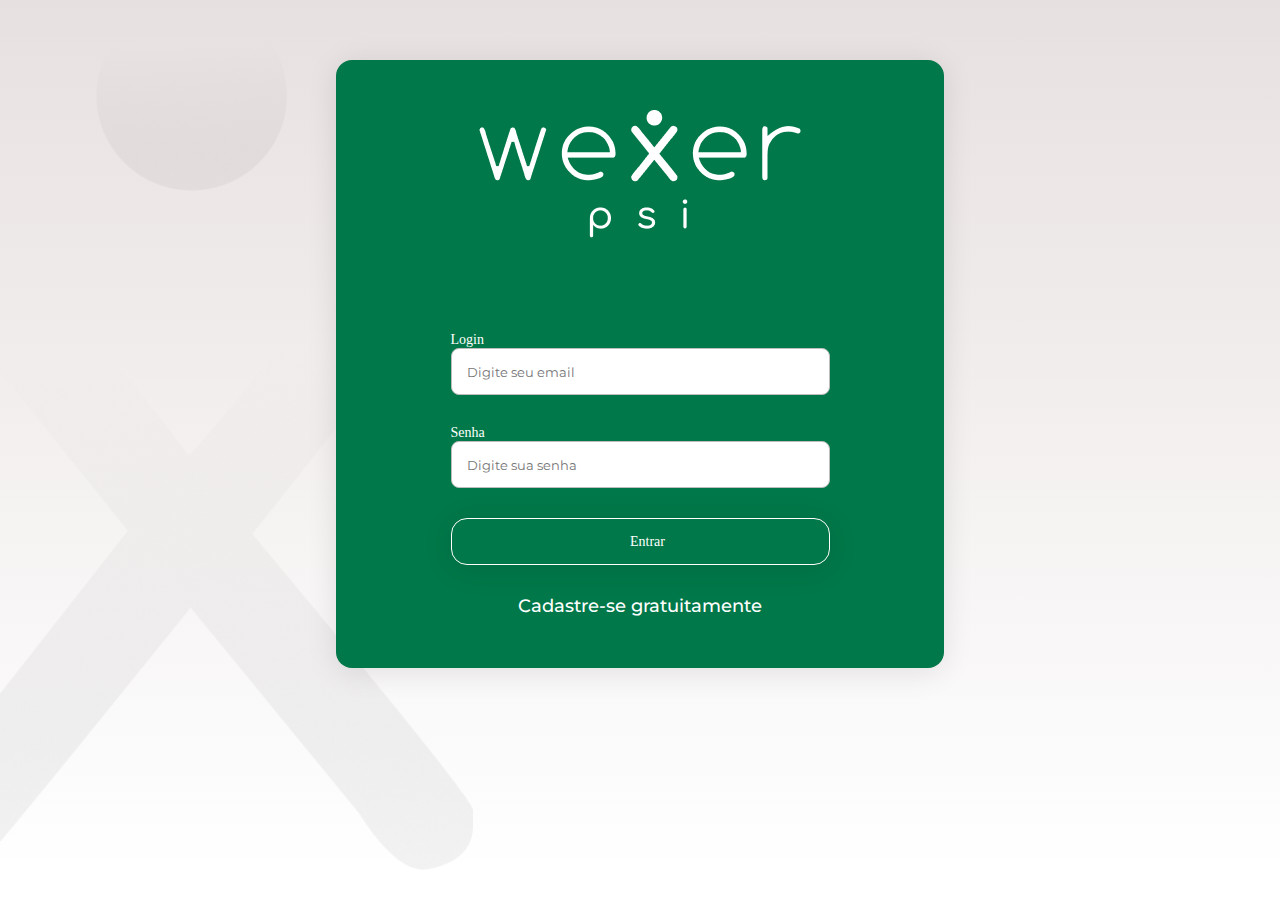
<file: index.html>
<!DOCTYPE html>
<html lang="en">
  <head>
    <meta charset="UTF-8" />
    <meta http-equiv="X-UA-Compatible" content="IE=edge" />
    <meta name="viewport" content="width=device-width, initial-scale=1.0" />
    <link rel="preconnect" href="https://fonts.googleapis.com" />
    <link rel="preconnect" href="https://fonts.gstatic.com" crossorigin />
    <link
      href="https://fonts.googleapis.com/css2?family=Montserrat:ital,wght@0,100;0,200;0,300;0,400;0,500;0,600;0,700;0,800;0,900;1,100;1,200;1,300;1,400;1,500;1,600;1,700;1,800;1,900&display=swap"
      rel="stylesheet"
    />
    <link rel="stylesheet" href="/styles/universal.css" />
    <link rel="stylesheet" href="/styles/login.css" />
    <title>Login</title>
  </head>
  <body>
    <div>
      <div id="logo">
        <img src="/pictures/Logo.png" alt="" />
      </div>
      <div>
        <form id="formulario">
          <div class="login">
            Login
            <input
              class="input"
              type="email"
              name="txEmail"
              id="txEmail"
              placeholder="Digite seu email
              "
            />
          </div>
          <div class="login">
            Senha
            <input
              class="input"
              type="password"
              name="txSenha"
              id="txSenha"
              placeholder="Digite sua senha"
            />
          </div>
          <button
            class="input"
            id="entrar"
          >Entrar</button>
        </form>
        <a href="/cadastro.html">Cadastre-se gratuitamente</a>
      </div>
    </div>
    <script src="/models/script.js"></script>
  </body>
</html>
</file>
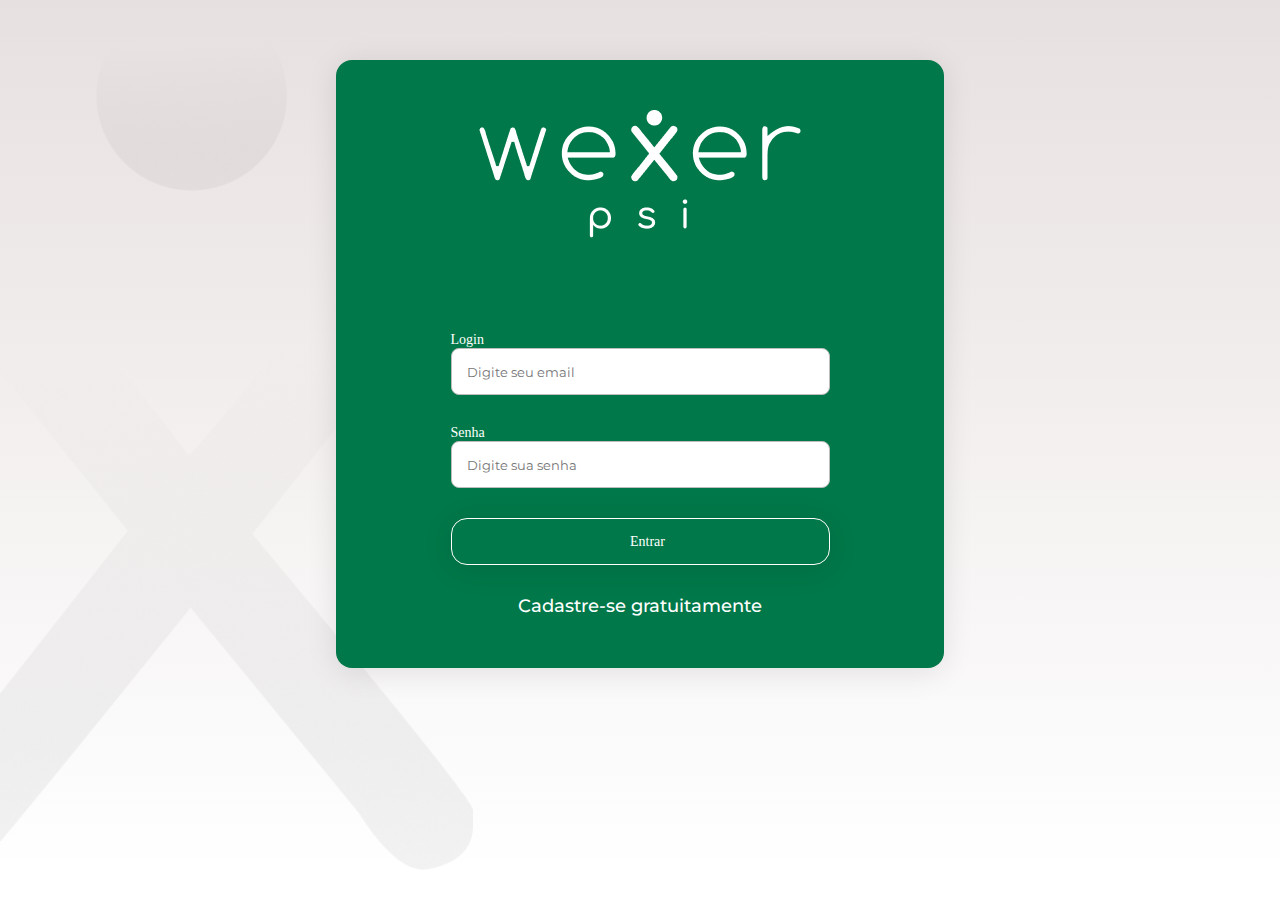
<file: html/index.html>
<!DOCTYPE html>
<html lang="en">
  <head>
    <meta charset="UTF-8" />
    <meta http-equiv="X-UA-Compatible" content="IE=edge" />
    <meta name="viewport" content="width=device-width, initial-scale=1.0" />
    <link rel="preconnect" href="https://fonts.googleapis.com" />
    <link rel="preconnect" href="https://fonts.gstatic.com" crossorigin />
    <link
      href="https://fonts.googleapis.com/css2?family=Montserrat:ital,wght@0,100;0,200;0,300;0,400;0,500;0,600;0,700;0,800;0,900;1,100;1,200;1,300;1,400;1,500;1,600;1,700;1,800;1,900&display=swap"
      rel="stylesheet"
    />
    <link rel="stylesheet" href="/styles/universal.css" />
    <link rel="stylesheet" href="/styles/login.css" />
    <title>Login</title>
  </head>
  <body>
    <div>
      <div id="logo">
        <img src="/pictures/Logo.png" alt="" />
      </div>
      <div>
        <form id="formulario">
          <div class="login">
            Login
            <input
              class="input"
              type="email"
              name="txEmail"
              id="txEmail"
              placeholder="Digite seu email
              "
            />
          </div>
          <div class="login">
            Senha
            <input
              class="input"
              type="password"
              name="txSenha"
              id="txSenha"
              placeholder="Digite sua senha"
            />
          </div>
          <button
            class="input"
            id="entrar"
          >Entrar</button>
        </form>
        <a href="/html/cadastro.html">Cadastre-se gratuitamente</a>
      </div>
    </div>
    <script src="/models/script.js"></script>
  </body>
</html>
</file>
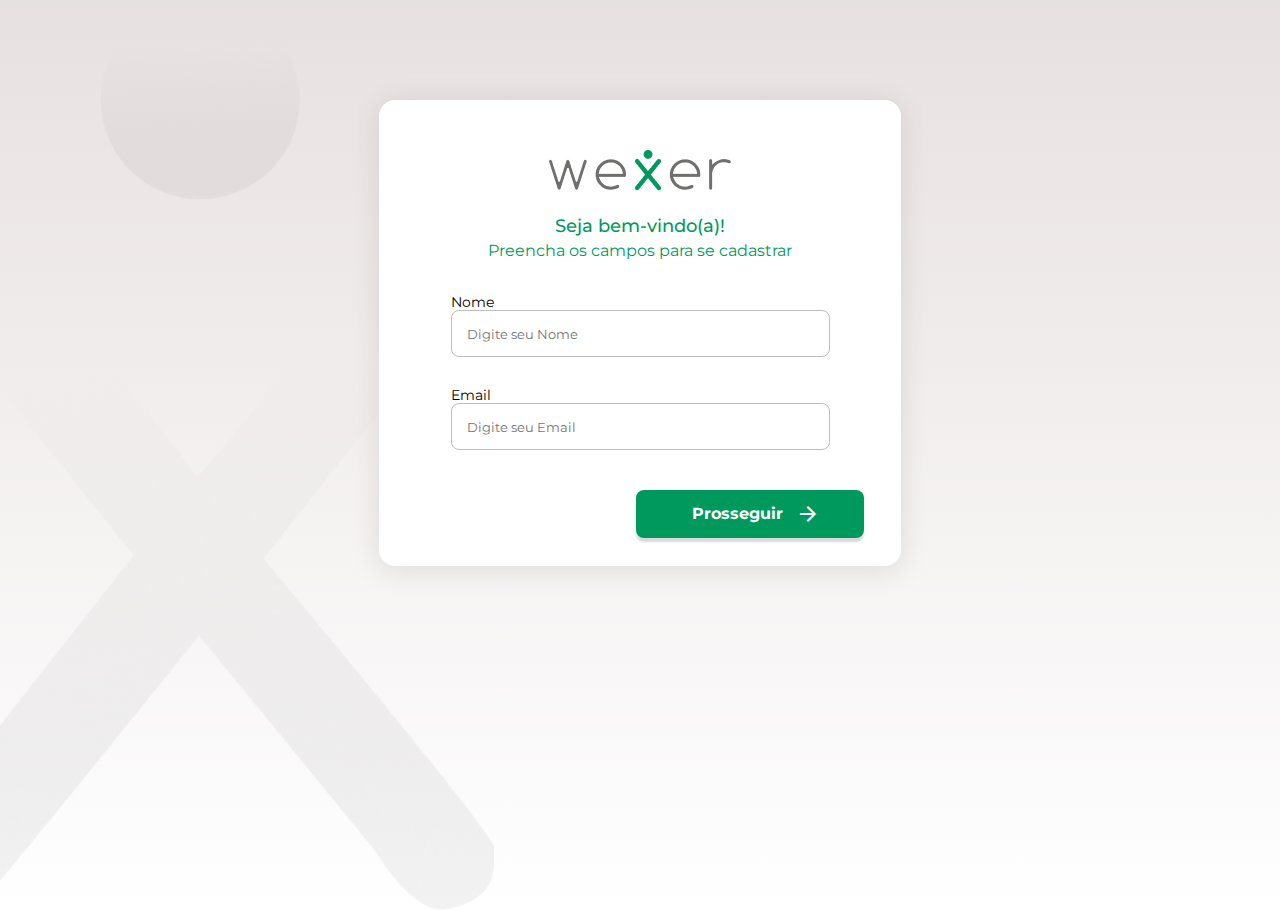
<file: cadastro.html>
<!DOCTYPE html>
<html lang="en">
  <head>
    <meta charset="UTF-8" />
    <meta http-equiv="X-UA-Compatible" content="IE=edge" />
    <meta name="viewport" content="width=device-width, initial-scale=1.0" />
    <link rel="preconnect" href="https://fonts.googleapis.com" />
    <link rel="preconnect" href="https://fonts.gstatic.com" crossorigin />
    <link
      href="https://fonts.googleapis.com/css2?family=Montserrat:ital,wght@0,100;0,200;0,300;0,400;0,500;0,600;0,700;0,800;0,900;1,100;1,200;1,300;1,400;1,500;1,600;1,700;1,800;1,900&display=swap"
      rel="stylesheet"
    />
    <link
      rel="stylesheet"
      href="https://fonts.googleapis.com/css2?family=Material+Symbols+Outlined:opsz,wght,FILL,GRAD@48,400,0,0"
    />
    <link rel="stylesheet" href="/styles/universal.css" />
    <link rel="stylesheet" href="/styles/cadastro.css" />
    <link rel="stylesheet" href="/styles/cadastro-senha.css" />

    <title>Cadastro</title>
  </head>
  <body>
    <div class="div1" id="div1">
      <div id="logo">
        <img src="/pictures/logo2.png" alt="" />
      </div>
      <div>
        <p id="p1">Seja bem-vindo(a)!</p>
        <p id="p2">Preencha os campos para se cadastrar</p>
      </div>
      <div>
        <form action="/user" method="post">
          <div class="login">
            <label for="TxNome">Nome</label>
            <input
              class="input"
              type="text"
              name="txNome"
              id="txNome"
              placeholder="Digite seu Nome
                "
            />
          </div>
          <div class="login">
            <label for="txEmail">Email</label>
            <input
              class="input"
              type="email"
              name="txEmail"
              id="txEmail"
              placeholder="Digite seu Email"
            />
          </div>
        </form>
        <div id="prosseguir">
          <input type="button" onclick="next()" value="Prosseguir" />
          <span class="material-symbols-outlined"> arrow_forward </span>
        </div>
      </div>
    </div>

    <div class="div2" id="div2">
      <div id="logo">
        <img src="/pictures/logo2.png" alt="" />
      </div>
      <div>
        <p id="p1">Seja bem-vindo(a)!</p>
        <p id="p2">Escolha uma senha</p>
      </div>
      <div>
        <form action="/user" method="post" id="form">
          <div class="login">
            <label for="txSenha">Senha</label>
            <input class="input" type="password" name="txSenha" id="txSenha" />
          </div>
          <div class="login">
            <label for="confSenha">Confirmar senha</label>
            <input
              class="input"
              type="password"
              name="confSenha"
              id="confSenha"
            />
          </div>
          <div id="obgtr">
            <p><strong>*</strong>Precisa de no minimo 8 digitos</p>
            <p><strong>*</strong>Precisa conter um caractere especial */+.</p>
            <p><strong>*</strong>Precisa conter uma letra em MAIÚSCULA</p>
          </div>
          <div id="prosseguir">
            <button type="submit" onclick="create()">
              Prosseguir
              <span class="material-symbols-outlined"> arrow_forward </span>
            </button>
          </div>
        </form>
      </div>
    </div>

    <script src="/models/script.js"></script>
  </body>
</html>
</file>
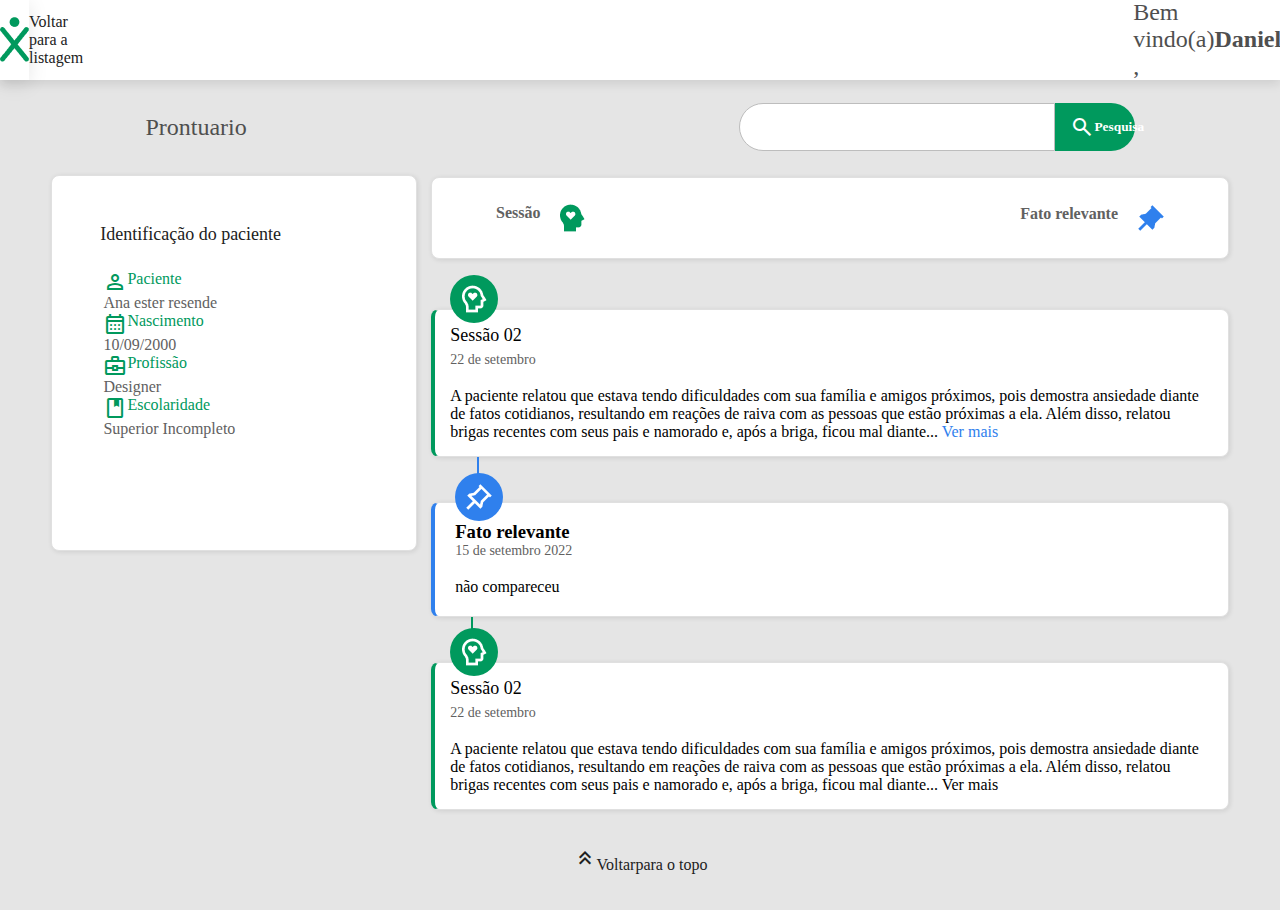
<file: formulario.html>
<!DOCTYPE html>
<html lang="en">
  <head>
    <meta charset="UTF-8" />
    <meta http-equiv="X-UA-Compatible" content="IE=edge" />
    <meta name="viewport" content="width=, initial-scale=1.0" />

    <link
      rel="stylesheet"
      href="https://fonts.googleapis.com/css2?family=Material+Symbols+Outlined:opsz,wght,FILL,GRAD@48,400,0,0"
    />
    <link rel="stylesheet" href="/styles/formulario.css" />

    <title>Prontuario</title>
  </head>
  <body>
    <header>
      <div id="logoImg"><img id="img" src="/pictures/logo-p.png" alt="" /></div>
      <a id="pagBack" src="">Voltar para a listagem</a>
      <div id="login">
        <p id="bemVindo">Bem vindo(a) ,<strong class="nome"> Daniel</strong></p>
      </div>
    </header>
    <main id="pro">
      <div id="conteudoTopo">
        <p id="prontuario" class="titulo">Prontuario</p>
        <div id="textInput">
          <input id="barraDePesquisa" type="text" /><button id="botãoDePesquisar">
            <span class="material-symbols-outlined"> search </span>Pesquisa
          </button>
        </div>
      </div>
      <div>
        <div id="box">
          <p id="subtitulo">Identificação do paciente</p>
          <p class="icones"><span class="material-symbols-outlined">
            person
            </span>Paciente</p>
          <p class="informacao">Ana ester resende</p>
          <p class="icones"><span class="material-symbols-outlined">
            calendar_month
            </span>Nascimento</p>
          <p class="informacao">10/09/2000</p>
          <p class="icones"><span class="material-symbols-outlined">
            business_center
            </span></i> Profissão</p>
          <p class="informacao">Designer</p>
          <p class="icones"><span class="material-symbols-outlined">
            book
            </span></i> Escolaridade</p>
          <p class="informacao">Superior Incompleto</p>
        </div>
      <div id="conteudo">
        <div id="sessao">
          <div class="sessao">
            <p class="txsessao">Sessão</p>
            <img src="/pictures/Vector1.png" alt="" />
          </div>
          <div class="sessao">
            <p class="txsessao">Fato relevante</p>
            <img src="/pictures/fatoRelevante.png" alt="" />
          </div>
        </div>
        <div class="txtBack">
          <div class="backgroud">
            <img class="img" src="/pictures/cabecaVerde.png" alt="" />
          </div>
          <div class="boxConteudo">
            <p class="tituloBox">Sessão 02</p>
            <p class="subtitulo">22 de setembro</p>
            <p class="texto">
              A paciente relatou que estava tendo dificuldades com sua família e
              amigos próximos, pois demostra ansiedade diante de fatos
              cotidianos, resultando em reações de raiva com as pessoas que
              estão próximas a ela. Além disso, relatou brigas recentes com seus
              pais e namorado e, após a briga, ficou mal diante...
              <span class="txtspan">Ver mais</span>
            </p>
          </div>
        </div>
        <div id="linhaAzul">
        </div>
        <div class="txtAzul">
          <div class="fundoAzul">
            <img class="img" src="/pictures/fodas.png" alt="" />
          </div>
          <h3>Fato relevante</h3>
          <p class="subtitulo">15 de setembro 2022</p>
          <p class="texto">não compareceu</p>
        </div>
        <div id="linhaVerde">
        </div>
        <div class="txtBack">
          <div class="backgroud">
            <img class="img" src="/pictures/cabecaVerde.png" alt="" />
          </div>
          <div class="boxConteudo">
            <p class="tituloBox">Sessão 02</p>
            <p class="subtitulo">22 de setembro</p>
            <p class="texto">
              A paciente relatou que estava tendo dificuldades com sua família e
              amigos próximos, pois demostra ansiedade diante de fatos
              cotidianos, resultando em reações de raiva com as pessoas que
              estão próximas a ela. Além disso, relatou brigas recentes com seus
              pais e namorado e, após a briga, ficou mal diante...
              <span class="azul">Ver mais</span>
            </p>
          </div>
        </div>
      </div>
    </main>
    <footer>
        <a id="rodape" href=""><span class="material-symbols-outlined">
            keyboard_double_arrow_up
            </span>Voltarpara o topo</a>
    </footer>
  </body>
</html>
</file>
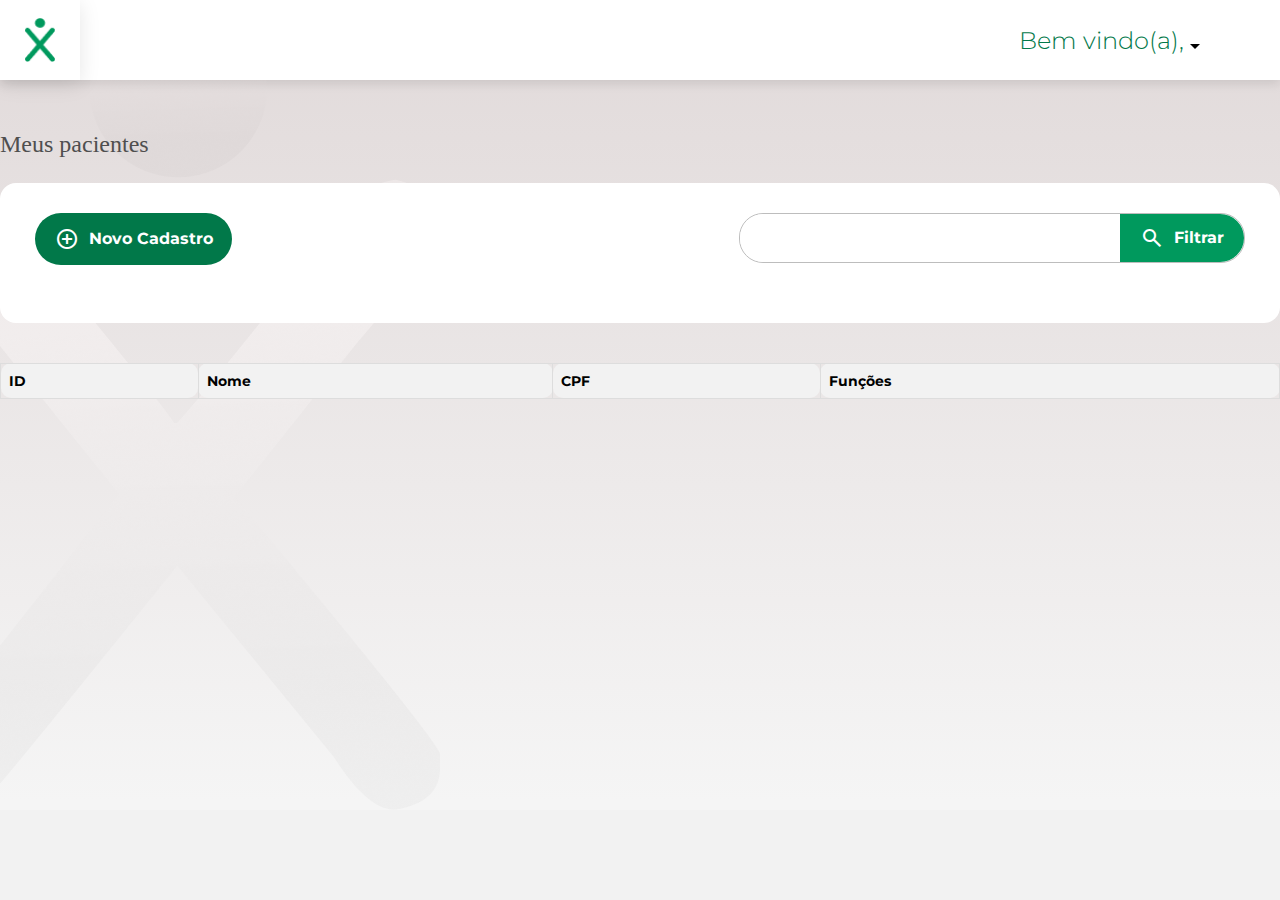
<file: pacientes.html>
<!DOCTYPE html>
<html lang="en">
  <head>
    <meta charset="UTF-8" />
    <meta http-equiv="X-UA-Compatible" content="IE=edge" />
    <meta name="viewport" content="width=device-width, initial-scale=1.0" />
    <link rel="preconnect" href="https://fonts.googleapis.com" />
    <link rel="preconnect" href="https://fonts.gstatic.com" crossorigin />
    <link
      href="https://fonts.googleapis.com/css2?family=Montserrat:ital,wght@0,100;0,200;0,300;0,400;0,500;0,600;0,700;0,800;0,900;1,100;1,200;1,300;1,400;1,500;1,600;1,700;1,800;1,900&display=swap"
      rel="stylesheet"
    />
    <link
      rel="stylesheet"
      href="https://fonts.googleapis.com/css2?family=Material+Symbols+Outlined:opsz,wght,FILL,GRAD@48,400,1,0"
    />
    <link rel="stylesheet" href="/styles/pacientes.css" />
    <link rel="stylesheet" href="/styles/universal.css" />
    <script src="/models/script.js" defer></script>
    <title>Document</title>
  </head>
  <body>
    <header>
  <div><img src="/pictures/logo-p.png" alt="" /></div>
  <p>Bem vindo(a), <strong id="loginUserName"></strong><button id="exit-button" class="arrow-down"></button></p>
  <!-- Modal -->
<div id="exit-modal" class="modal">
  <div class="modal-content">
    <a href="/index.html" class="exit-link">Sair e voltar à página principal</a>
  </div>
</div>
  </header>
    <main>
      <div id="conteudo">
        <div id="paciente">
          <p>Meus pacientes</p>
        </div>
        <div id="conteiner">
          <div id="topo">
            <button id="botao" onclick="openModal()">
              <span class="material-symbols-outlined"> add_circle </span>Novo
              Cadastro
            </button>
            <div class="modal" id="modal">
              <div id="modal-conteiner">
                <div id="fecha">
                  <h2>Novo Paciente</h2>
                  <button onclick="closeModal()">
                    <img src="/pictures/Vector.png" alt="" />
                  </button>
                </div>
                <form id="formularioModal">
                  <div class="nPaciente">
                    <label for="cpf">CPF</label>
                    <input
                      class="inp"
                      type="text"
                      name="cpf"
                      id="cpf"
                      placeholder="Digite"
                    />
                  </div>
                  <div class="nPaciente">
                    <label for="nome">Nome:</label>
                    <input
                      class="inp"
                      type="text"
                      id="nome"
                      name="nome"
                      required
                      placeholder="Digite"
                    />
                  </div>
                  <div class="nPaciente">
                    <label for="dataNasc">Data de Nascimento</label>
                    <input
                      class="inp"
                      type="date"
                      name="dataNasc"
                      id="dataNasc"
                    />
                  </div>
                  <div class="nPaciente">
                    <label for="email">E-mail:</label>
                    <input
                      class="inp"
                      type="email"
                      id="email"
                      name="email"
                      required
                      placeholder="Digite"
                    />
                  </div>
                  <div class="nPaciente">
                    <label for="sexoGenero">Sexo/Geneto</label>
                    <select class="inp" name="sexoGenero" id="sexoGenero">
                      <option value="masculino">Masculino</option>
                      <option value="feminino">Feminino</option>
                      <option value="outro">Outro</option>
                    </select>
                  </div>
                  <div class="nPaciente">
                    <label for="nacionalidade">Nacionalidade</label>
                    <select
                      class="inp"
                      name="nascionalidade"
                      id="nacionalidade"
                    >
                      <option value="brasileiro">Brasileiro</option>
                      <option value="outro">Outro</option>
                    </select>
                  </div>
                  <div class="nPaciente">
                    <label for="naturalidade">Naturalidade</label>
                    <input
                      class="inp"
                      type="text"
                      name="naturalidade"
                      id="naturalidade"
                      placeholder="Digite"
                    />
                  </div>
                  <div class="nPaciente">
                    <label for="profissao">Profissao</label>
                    <input
                      class="inp"
                      type="tel"
                      name="profissao"
                      id="profissao"
                      placeholder="Digite"
                    />
                  </div>
                  <div class="nPaciente">
                    <label for="escolaridade">Escolaridade</label>
                    <input
                      class="inp"
                      type="text"
                      name="escolaridade"
                      id="escolaridade"
                      placeholder="Digite"
                    />
                  </div>
                  <div class="nPaciente">
                    <label for="estadoCivil">Estado Civil</label>
                    <select class="inp" name="estadoCivil" id="estadoCivil">
                      <option value="casado">Casado(a)</option>
                      <option value="solteiro">Solteiro(a)</option>
                      <option value="viuvo">Viuvo(a)</option>
                      <option value="divorciado">Divorciado(a)</option>
                    </select>
                  </div>
                  <div class="nPaciente">
                    <label for="mae">Mãe</label>
                    <input
                      class="inp"
                      type="text"
                      name="mae"
                      id="mae"
                      placeholder="Digite"
                    />
                  </div>
                  <div class="nPaciente">
                    <label for="pai">Pai</label>
                    <input
                      class="inp"
                      type="text"
                      name="pai"
                      id="pai"
                      placeholder="Digite"
                    />
                  </div>
                  <div id="formButton">
                    <div id="campoO">
                      <p>*Campos obrigatorio</p>
                    </div>
                    <div id="botoes">
                      <button id="cancela" onclick="closeModal()">
                        Cancelar
                      </button>
                      <button id="enviar" type="submit" onclick="setTimeout(() => { window.location.href = '/pacientes.html'; }, 1500)">Criar</button>
                    </div>
                  </div>
                </form>
              </div>
            </div>
            <div id="pesquisa">
              <input type="search" name="txpesquisa" id="txpesquisa" />
              <button id="filtrar">
                <span class="material-symbols-outlined">search</span>Filtrar
              </button>
            </div>
          </div>
          <div>
          <table></table>
        </div>
      </div>
      <div>
        <table id="pacientes">
  <thead>
    <tr>
      <th>ID</th>
      <th>Nome</th>
      <th>CPF</th>
      <th>Funções</th>
    </tr>
  </thead>
  <tbody>
  </tbody>
</table>
      </div>
    </main>
  </body>
</html>
</file>
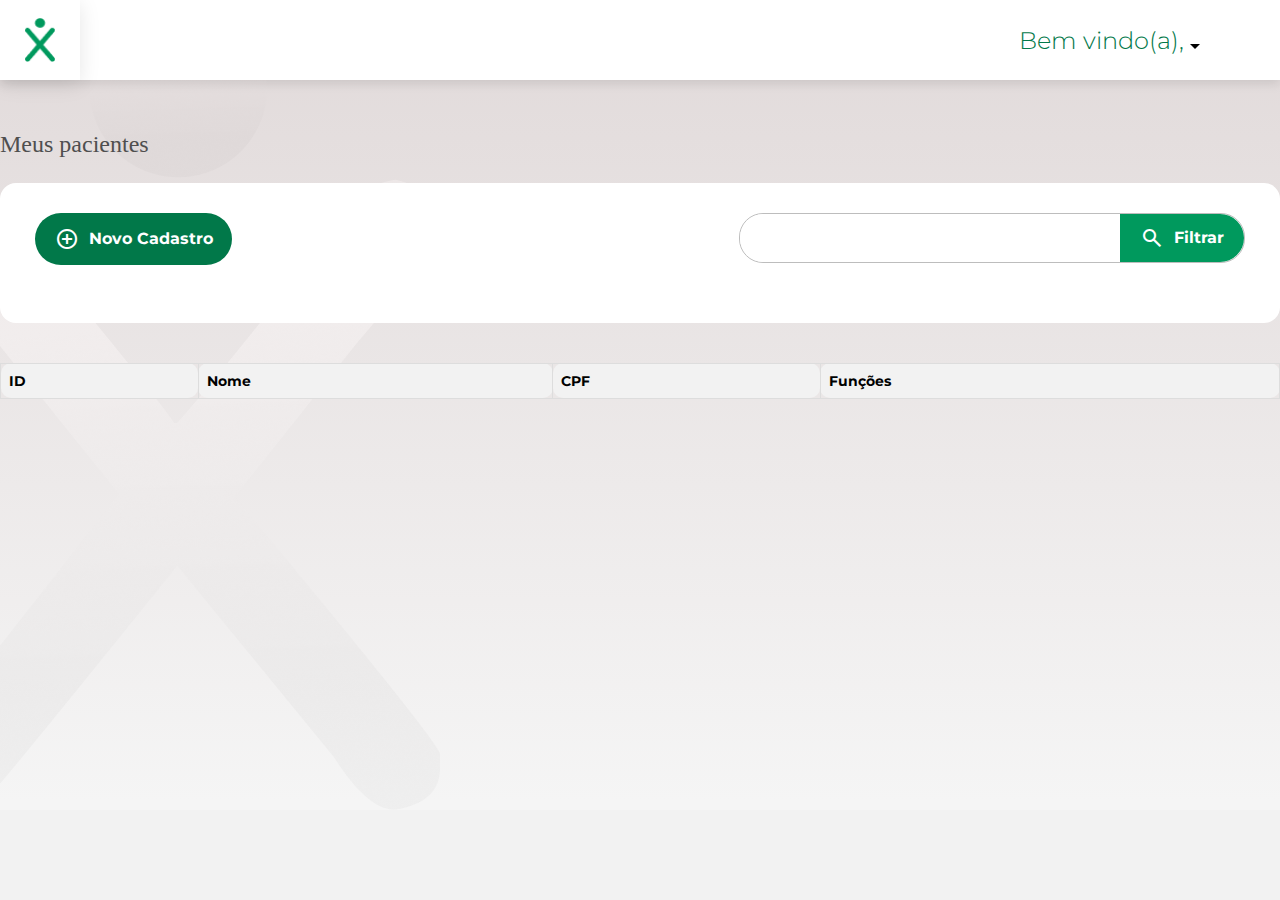
<file: html/pacientes.html>
<!DOCTYPE html>
<html lang="en">
  <head>
    <meta charset="UTF-8" />
    <meta http-equiv="X-UA-Compatible" content="IE=edge" />
    <meta name="viewport" content="width=device-width, initial-scale=1.0" />
    <link rel="preconnect" href="https://fonts.googleapis.com" />
    <link rel="preconnect" href="https://fonts.gstatic.com" crossorigin />
    <link
      href="https://fonts.googleapis.com/css2?family=Montserrat:ital,wght@0,100;0,200;0,300;0,400;0,500;0,600;0,700;0,800;0,900;1,100;1,200;1,300;1,400;1,500;1,600;1,700;1,800;1,900&display=swap"
      rel="stylesheet"
    />
    <link
      rel="stylesheet"
      href="https://fonts.googleapis.com/css2?family=Material+Symbols+Outlined:opsz,wght,FILL,GRAD@48,400,1,0"
    />
    <link rel="stylesheet" href="/styles/pacientes.css" />
    <link rel="stylesheet" href="/styles/universal.css" />
    <script src="/models/script.js" defer></script>
    <title>Document</title>
  </head>
  <body>
    <header>
  <div><img src="/pictures/logo-p.png" alt="" /></div>
  <p>Bem vindo(a), <strong id="loginUserName"></strong><button id="exit-button" class="arrow-down"></button></p>
  <!-- Modal -->
<div id="exit-modal" class="modal">
  <div class="modal-content">
    <a href="/html/index.html" class="exit-link">Sair e voltar à página principal</a>
  </div>
</div>
  </header>
    <main>
      <div id="conteudo">
        <div id="paciente">
          <p>Meus pacientes</p>
        </div>
        <div id="conteiner">
          <div id="topo">
            <button id="botao" onclick="openModal()">
              <span class="material-symbols-outlined"> add_circle </span>Novo
              Cadastro
            </button>
            <div class="modal" id="modal">
              <div id="modal-conteiner">
                <div id="fecha">
                  <h2>Novo Paciente</h2>
                  <button onclick="closeModal()">
                    <img src="/pictures/Vector.png" alt="" />
                  </button>
                </div>
                <form id="formularioModal">
                  <div class="nPaciente">
                    <label for="cpf">CPF</label>
                    <input
                      class="inp"
                      type="text"
                      name="cpf"
                      id="cpf"
                      placeholder="Digite"
                    />
                  </div>
                  <div class="nPaciente">
                    <label for="nome">Nome:</label>
                    <input
                      class="inp"
                      type="text"
                      id="nome"
                      name="nome"
                      required
                      placeholder="Digite"
                    />
                  </div>
                  <div class="nPaciente">
                    <label for="dataNasc">Data de Nascimento</label>
                    <input
                      class="inp"
                      type="date"
                      name="dataNasc"
                      id="dataNasc"
                    />
                  </div>
                  <div class="nPaciente">
                    <label for="email">E-mail:</label>
                    <input
                      class="inp"
                      type="email"
                      id="email"
                      name="email"
                      required
                      placeholder="Digite"
                    />
                  </div>
                  <div class="nPaciente">
                    <label for="sexoGenero">Sexo/Geneto</label>
                    <select class="inp" name="sexoGenero" id="sexoGenero">
                      <option value="masculino">Masculino</option>
                      <option value="feminino">Feminino</option>
                      <option value="outro">Outro</option>
                    </select>
                  </div>
                  <div class="nPaciente">
                    <label for="nacionalidade">Nacionalidade</label>
                    <select
                      class="inp"
                      name="nascionalidade"
                      id="nacionalidade"
                    >
                      <option value="brasileiro">Brasileiro</option>
                      <option value="outro">Outro</option>
                    </select>
                  </div>
                  <div class="nPaciente">
                    <label for="naturalidade">Naturalidade</label>
                    <input
                      class="inp"
                      type="text"
                      name="naturalidade"
                      id="naturalidade"
                      placeholder="Digite"
                    />
                  </div>
                  <div class="nPaciente">
                    <label for="profissao">Profissao</label>
                    <input
                      class="inp"
                      type="tel"
                      name="profissao"
                      id="profissao"
                      placeholder="Digite"
                    />
                  </div>
                  <div class="nPaciente">
                    <label for="escolaridade">Escolaridade</label>
                    <input
                      class="inp"
                      type="text"
                      name="escolaridade"
                      id="escolaridade"
                      placeholder="Digite"
                    />
                  </div>
                  <div class="nPaciente">
                    <label for="estadoCivil">Estado Civil</label>
                    <select class="inp" name="estadoCivil" id="estadoCivil">
                      <option value="casado">Casado(a)</option>
                      <option value="solteiro">Solteiro(a)</option>
                      <option value="viuvo">Viuvo(a)</option>
                      <option value="divorciado">Divorciado(a)</option>
                    </select>
                  </div>
                  <div class="nPaciente">
                    <label for="mae">Mãe</label>
                    <input
                      class="inp"
                      type="text"
                      name="mae"
                      id="mae"
                      placeholder="Digite"
                    />
                  </div>
                  <div class="nPaciente">
                    <label for="pai">Pai</label>
                    <input
                      class="inp"
                      type="text"
                      name="pai"
                      id="pai"
                      placeholder="Digite"
                    />
                  </div>
                  <div id="formButton">
                    <div id="campoO">
                      <p>*Campos obrigatorio</p>
                    </div>
                    <div id="botoes">
                      <button id="cancela" onclick="closeModal()">
                        Cancelar
                      </button>
                      <button id="enviar" type="submit">Criar</button>
                    </div>
                  </div>
                </form>
              </div>
            </div>
            <div id="pesquisa">
              <input type="search" name="txpesquisa" id="txpesquisa" />
              <button id="filtrar">
                <span class="material-symbols-outlined">search</span>Filtrar
              </button>
            </div>
          </div>
          <div>
          <table></table>
        </div>
      </div>
      <div>
        <table id="pacientes">
  <thead>
    <tr>
      <th>ID</th>
      <th>Nome</th>
      <th>CPF</th>
      <th>Funções</th>
    </tr>
  </thead>
  <tbody>
  </tbody>
</table>
      </div>
    </main>
  </body>
</html>
</file>
<file: styles/universal.css>
* {
    margin: 0;
    padding: 0;
    font-family: 'Montserrat', sans-serif;

}

body{
    background-image:linear-gradient(to bottom, rgba(204, 188, 188, 0.459), rgba(255, 255, 255, 0.252)), url(/pictures/fundo.png);
    background-repeat: no-repeat;
    background-position:left;
    background-size: contain;
    height: 90vh;
}

.arrow-down {
    width: 0;
    height: 0;
    border-left: 5px solid transparent;
    border-right: 5px solid transparent;
    border-top: 5px solid black;
}

#exit-modal {
    display: none;
    position: fixed;
    z-index: 1;
    right: 0;
    top: 80px;
    width: 8%;
    background-color: rgba(149, 147, 147, 0.4);
}

#exit-modal .modal-content {
    margin: 5% auto;
    width: 100%;
}

.exit-link {
    display: inline-block;
    padding: 12px;
    font-size: 16px;
    color: white;
    background-color: #036d07;
    text-decoration: none;
    border-radius: 4px;
}

.exit-link:hover {
    background-color: #3e8e41;
}

button {
    all: unset;
    cursor: pointer;
}
</file>
<file: styles/login.css>
body>div {
    width: 608px;
    height: 608px;
    border-radius: 16px;

    margin: auto;
    text-align: center;
    background: #017849;
    box-shadow: 0px 4px 30px rgba(0, 0, 0, 0.1);
}

#logo {
    margin: 60px 60px;
    padding-top: 50px;
}

form {
    display: flex;
    flex-direction: column;
    text-align: center;
    align-items: center;
    margin: auto;
}

.input {
    width: 379px;
    height: 47px;
    box-sizing: border-box;
    border: 1px solid #BDBDBD;
    border-radius: 8px;
    background: #FFFFFF;
    padding-left: 15px;
}

.login {
    display: flex;
    flex-direction: column;
    text-align: left;

    color: #FFFFFF;
    font-family: 'Roboto';
    font-style: normal;
    font-weight: 400;
    font-size: 14px;
    line-height: 16px;
    display: flex;
    margin-top: 30px;
}

#entrar {
    margin-top: 30px;
    margin-bottom: 30px;
    background: #017849;
    border-color: #FFFFFF;
    box-shadow: 0px 4px 30px rgba(0, 0, 0, 0.1);
    border-radius: 16px;

    font-family: 'Roboto';
    font-style: normal;
    font-weight: 400;
    font-size: 14px;
    line-height: 16px;
    align-items: center;
    color: #FFFFFF;
}

a {
    color: white;
    text-decoration: none;
    font-family: 'Montserrat';
    font-style: normal;
    font-weight: 500;
    font-size: 18px;
    line-height: 22px;
    align-items: center;
    text-align: center;
}
</file>
<file: styles/cadastro.css>
.div1 {
    display: block;
    width: 522px;
    height: 466px;
    border-radius: 16px;

    margin: auto;
    text-align: center;
    background: #FFFFFF;
    box-shadow: 0px 4px 30px rgba(0, 0, 0, 0.1);
    border-radius: 16px;
}

#logo {
    margin-top: 100px;
    margin-bottom: 20px;
    padding-top: 50px;
}

#p1 {
    font-family: 'Montserrat';
    font-style: normal;
    font-weight: 500;
    font-size: 18px;
    line-height: 22px;
    color: #00995D;
}

#p2 {
    font-family: 'Montserrat';
    font-style: normal;
    font-weight: 400;
    font-size: 16px;
    line-height: 170%;
    color: #00995D;
}

form {
    display: flex;
    flex-direction: column;
    text-align: center;
    align-items: center;
    margin: auto;
}

.input {
    width: 379px;
    height: 47px;
    box-sizing: border-box;
    border: 1px solid #BDBDBD;
    border-radius: 8px;
    background: #FFFFFF;
    padding-left: 15px;
}

.login {
    display: flex;
    flex-direction: column;
    text-align: left;

    font-family: 'Roboto';
    font-style: normal;
    font-weight: 400;
    font-size: 14px;
    line-height: 16px;
    display: flex;
    margin-top: 30px;
}

#prosseguir {
    display: flex;
    flex-direction: row;
    justify-content: center;
    align-items: center;
    padding: 0px 12px 0px 24px;
    gap: 13px;
    cursor: pointer;
    width: 192px;
    height: 48px;
    margin-left: 257px;
    margin-top: 40px;

    color: #FFFFFF;
    background: #00995D;
    box-shadow: 0px 4px 2px rgba(0, 0, 0, 0.15);
    border-radius: 8px;
}

#prosseguir>input {
    all: unset;
    font-family: 'Montserrat';
    font-style: normal;
    font-weight: 700;
    font-size: 16px;
    line-height: 20px;
    display: flex;
    align-items: center;
}
</file>
<file: styles/cadastro-senha.css>
.div2 {
    display: none;
    width: 522px;
    height: 534px;
    border-radius: 16px;

    margin: auto;
    text-align: center;
    background: #FFFFFF;
    box-shadow: 0px 4px 30px rgba(0, 0, 0, 0.1);
    border-radius: 16px;
}

#prosseguir {
    display: flex;
    flex-direction: row;
    justify-content: center;
    align-items: center;
    padding: 0px 12px 0px 24px;
    gap: 13px;
    cursor: pointer;
    width: 192px;
    height: 48px;
    margin-left: 257px;
    margin-top: 40px;

    color: #FFFFFF;
    background: #00995D;
    box-shadow: 0px 4px 2px rgba(0, 0, 0, 0.15);
    border-radius: 8px;
}

#prosseguir>input, button{
    all: unset;
    font-family: 'Montserrat';
    font-style: normal;
    font-weight: 700;
    font-size: 16px;
    line-height: 20px;
    display: flex;
    align-items: center;
}

#obgtr {

    font-family: 'Montserrat';
    font-style: normal;
    font-weight: 400;
    font-size: 14px;

    margin-top: 20px;
    line-height: 17px;
    align-items: left;
    text-align: left;

}

strong {
    font-family: 'Montserrat';
    font-style: normal;
    font-weight: 400;
    font-size: 14px;
    line-height: 17px;
    color: #EB5757;
}
</file>
<file: styles/formulario.css>
* {
  margin: 0;
  padding: 0;
}

body {
  background: #e5e5e5;
}

header {
  height: 79.75px;
  display: flex;
  justify-content: space-between;
  align-items: center;
  background: #ffffff;
  box-shadow: 0px 4px 10px rgba(0, 0, 0, 0.1);
}

#login{
margin-right: 20px;
}

#bemVindo {
  font-family: "Comfortaa";
  font-size: 24px;
  display: flex;
  align-items: center;
  color: #4f4f4f;
}

strong {
  font-weight: bolder;
  font-size: 24px;
  line-height: 27px;
}

main {
  padding: 0 4%;
}

#prontuario {
  font-family: "Comfortaa";
  font-size: 24px;
  line-height: 27px;
  display: flex;
  align-items: center;

  color: #4f4f4f;
}

#logoImg {
  display: flex;
  text-align: center;
  align-items: center;
  width: 80px;
  height: 80.75px;
  background: #ffffff;
  box-shadow: 0px 4px 20px rgba(0, 0, 0, 0.1);
}

#img {
  margin: auto;
}

#pagBack {
  font-family: "Comfortaa";
  padding-right: 1050px;
  color: #212121;
}

#conteudoTopo {
  display: flex;
  justify-content: space-between;
  padding: 0 8%;
  margin: 2% 0 2% 0;
}

#textInput {
  display: flex;
  width: 40%;
}

#barraDePesquisa {
  width: 80%;
  height: 48px;
  box-sizing: border-box;
  background: #ffffff;
  border: 1px solid #bdbdbd;
  border-radius: 24px 0px 0px 24px;
}

#botãoDePesquisar {
  width: 20%;
  text-align: center;
  height: 48px;
  font-family: "Montserrat";
  font-weight: 700;
  line-height: 20px;
  padding: 0 15px;
  display: flex;
  align-items: center;
  color: #ffffff;
  background: #00995d;
  border-radius: 0px 30px 30px 0px;
  border: none;
}

#box {
  background-color: #ffffff;
  top: 0;
  left: 0;
  width: 340px;
  height: 350px;
  align-items: center;
  padding-left: 24px;
  padding-top: 24px;

  border: 1px solid #e0e0e0;
  box-shadow: 1px 1px 5px rgba(0, 0, 0, 0.1);
  border-radius: 8px;
}

#subtitulo {
  width: 229px;
  height: 22px;
  margin-left: 24px;
  margin-top: 24px;
  font-family: "Montserrat";
  font-weight: 500;
  font-size: 18px;
  color: #212121;
  margin-bottom: 24px;
}

.icones {
  font-family: "Montserrat";
  color: #00995d;
  margin: 0 8%;
  display: flex;
}

.informacao {
  font-family: "Montserrat";
  color: #616161;
  margin-left: 8%;
}

#conteudo {
  margin-left: 380px;
  margin-top: -374px;
}

#sessao {
  background-color: #ffffff;
  height: 80px;
  display: flex;
  justify-content: space-between;
  text-align: center;
  align-items: center;
  border: 1px solid #e0e0e0;
  padding: 0 8%;
  margin-bottom: 50px;

  box-shadow: 1px 1px 5px rgba(0, 0, 0, 0.1);
  border-radius: 8px;
}

.sessao {
  display: flex;
  gap: 20px;
}

.txsessao {
  font-family: "Montserrat";
  font-weight: 700;
  color: #616161;
}

.txtBack {
  background: #ffffff;
  border: 1px solid #e0e0e0;
  box-shadow: 1px 1px 5px rgba(0, 0, 0, 0.1);
  border-radius: 8px;
  border-left: solid 4px #00995d;
  padding: 15px;
}

.tituloBox {
  font-family: "Montserrat";
  font-size: 18px;
  color: #000000;
  margin-bottom: 6px;
}

.subtitulo {
  font-family: "Montserrat";
  font-size: 14px;
  color: #616161;
  margin-bottom: 2.5%;
}

.txtspan {
  color: #2f80ed;
}

.backgroud {
  background-color: #00995d;
  width: 48px;
  height: 48px;
  left: 24px;
  margin-top: -50px;
  border-radius: 50%;
  display: flex;
}

.boxConteudo {
  margin-top: 2px;
}

.img {
  display: flex;
  margin: auto;
  justify-content: center;
}

#linhaAzul {
  width: 2px;
  height: 45px;
  background: #2f80ed;
  margin-left: 46px;
}

.txtAzul {
  background: #ffffff;
  border: 1px solid #e0e0e0;
  box-shadow: 1px 1px 5px rgba(0, 0, 0, 0.1);
  border-radius: 8px;
  border-left: solid 4px #2f80ed;
  padding: 20px;
}

.fundoAzul {
  background-color: #2f80ed;
  width: 48px;
  height: 48px;
  left: 24px;
  margin-top: -50px;
  border-radius: 50%;
  display: flex;
}

#linhaVerde{
  width: 2px;
  height: 45px;
  background: #00995D;
  margin-left: 40px;
}
footer {
  height: 100px;
  display: flex;
  align-items: center;
  justify-content: center;
  text-align: center;
}

#rodape {
  display: flex;
  align-items: center;
  text-align: center;
  all: unset;
  color: #212121;
}
</file>
<file: styles/pacientes.css>
* {
  margin: 0px;
  padding: 0px;
}

body {
  background-color: #f2f2f2;
}

header {
  width: 100vw;
  height: 80px;
  display: flex;
  justify-content: space-between;
  align-items: center;
  background: #ffffff;
  box-shadow: 0px 4px 10px rgba(0, 0, 0, 0.1);
}

header > div {
  width: 80px;
  height: 80.75px;
  background: #ffffff;
  box-shadow: 0px 4px 20px rgba(0, 0, 0, 0.1);
  align-items: center;
  display: flex;
  text-align: center;
}

header > div > img {
  margin: auto;
  width: 30.85px;
  height: 44.51px;
}

header > p {
  font-family: "Montserrat";
  font-style: normal;
  font-weight: 300;
  font-size: 24px;
  line-height: 29px;
  color: #017849;
  margin-right: 80px;
}

#conteudo{
  max-width: 1284px;
  margin: 2% auto;
}


#paciente > p {
  padding: 25px 0px;
  font-family: "Comfortaa";
  font-style: normal;
  font-weight: 400;
  font-size: 24px;
  line-height: 27px;
  display: flex;
  align-items: center;
  color: #4f4f4f;
}

#conteiner {
  margin: auto;
  text-align: center;
  align-items: center;
}

#topo {
  height: 80px;
  padding: 30px 35px;
  margin: auto;

  display: flex;
  justify-content: space-between;
  background: #ffffff;
  border-radius: 16px;
}

#baixo {
  height: 80px;
  padding: 30px 35px;
  margin: auto;
  margin-top: 50px;

  display: flex;
  justify-content: space-between;
  background: #ffffff;
  border-radius: 16px;
}

#botao {
  cursor: pointer;
  width: 197px;
  height: 52px;

  display: flex;
  justify-content: center;
  align-items: center;
  gap: 10px;

  font-weight: 700;
  border: none;
  color: #ffffff;
  background: #017849;
  border-radius: 30px;
}

#pesquisa {
  background: #ffffff;
  border: 1px solid #bdbdbd;
  border-radius: 24px 24px;
  display: flex;
  justify-content: space-between;
  width: 504px;
  height: 48px;
}

#pesquisa > input {
  width: 79%;
  display: flex;
  align-items: center;

  font-family: "Roboto";
  font-style: normal;
  font-weight: 400;
  font-size: 14px;
  line-height: 16px;
  color: #828282;

  border: none;
  border-radius: 24px 0px 0px 24px;
}

#filtrar {
  padding: 14px 20px;
  gap: 10px;
  display: flex;
  align-items: center;
  text-align: center;

  background: #00995d;
  border-radius: 0px 30px 30px 0px;
  font-family: "Montserrat";
  font-style: normal;
  font-weight: 700;
  font-size: 16px;
  color: #ffffff;

  border: #00995d;
  cursor: pointer;
}

#modal {
  display: none;
  position: fixed;
  z-index: 1;
  left: 0;
  top: 0;
  width: 100%;
  height: 100%;
  background-color: rgba(0, 0, 0, 0.5);
}

#fecha {
  display: flex;
  justify-content: space-between;
}

#fecha > button {
  all: unset;
  cursor: pointer;
}

#modal-conteiner {
  border-radius: 10px;
  background-color: #FFFFFF;
  margin: 7% auto;
  padding: 20px;
  border: 1px solid #888;
  max-width: 1093px;
}

h2 {
  margin-left: 20px;
  font-family: "Montserrat";
  font-style: normal;
  font-weight: 700;
  font-size: 24px;
  line-height: 29px;
  display: flex;
  align-items: center;
  color: #00995d;
}

#formularioModal {
  display: flex;
  flex-wrap: wrap;
}
.nPaciente {
  display: flex;
  flex-direction: column;
  align-items: baseline;
  padding: 20px 20px;
  font-family: "Roboto";
  font-style: none;
  font-weight: 400;
  margin: 5px;
  font-size: 14px;
  line-height: 14px;
  color: #4f4f4f;
}

.inp {
  width: 300px;
  height: 47.92px;
  background: #ffffff;
  border: 1px solid #bdbdbd;
  border-radius: 8px;
}

#formButton {
  width: 1093px;
  height: 97px;
  margin-top: 10px;
  margin-bottom: -20px;
  display: flex;
  justify-content: space-between;
  align-items: center;
}

#campoO {
  width: 161px;
  left: 32px;
  top: 39px;
  font-family: "Poppins";
  font-style: italic;
  font-weight: 400;
  font-size: 14px;
  line-height: 140%;
  letter-spacing: 0.2px;
  color: #616161;
}

#botoes {
  display: flex;
  justify-content: space-between;
  gap: 25px;
  cursor: pointer;
}

#cancela {
  all: unset;
  font-family: "Comfortaa";
  font-style: normal;
  font-weight: 700;
  font-size: 16px;
  line-height: 18px;
  display: flex;
  align-items: center;
  text-align: center;
  color: #616161;
  cursor: pointer;
}

#enviar {
  width: 147px;
  height: 48px;

  font-family: "Montserrat";
  font-style: normal;
  font-weight: 700;
  font-size: 16px;
  line-height: 20px;
  align-items: center;
  text-align: center;

  background: #00995d;
  color: #ffffff;
  border: none;
  border-radius: 8px;
}

table {
  border-collapse: collapse;
  width: 100%;
  margin: 20px 0;
  font-size: 14px;
  font-weight: normal;
}

th,
td {
  text-align: left;
  padding: 8px;
  border: 1px solid #ddd;
  border-radius: 10px;
}

th {
  background-color: #f2f2f2;
  font-weight: bold;
}

tr:nth-child(even) {
  background-color: #f9f9f9;
}

tr:hover {
  background-color: #f5f5f5;
}
</file>
